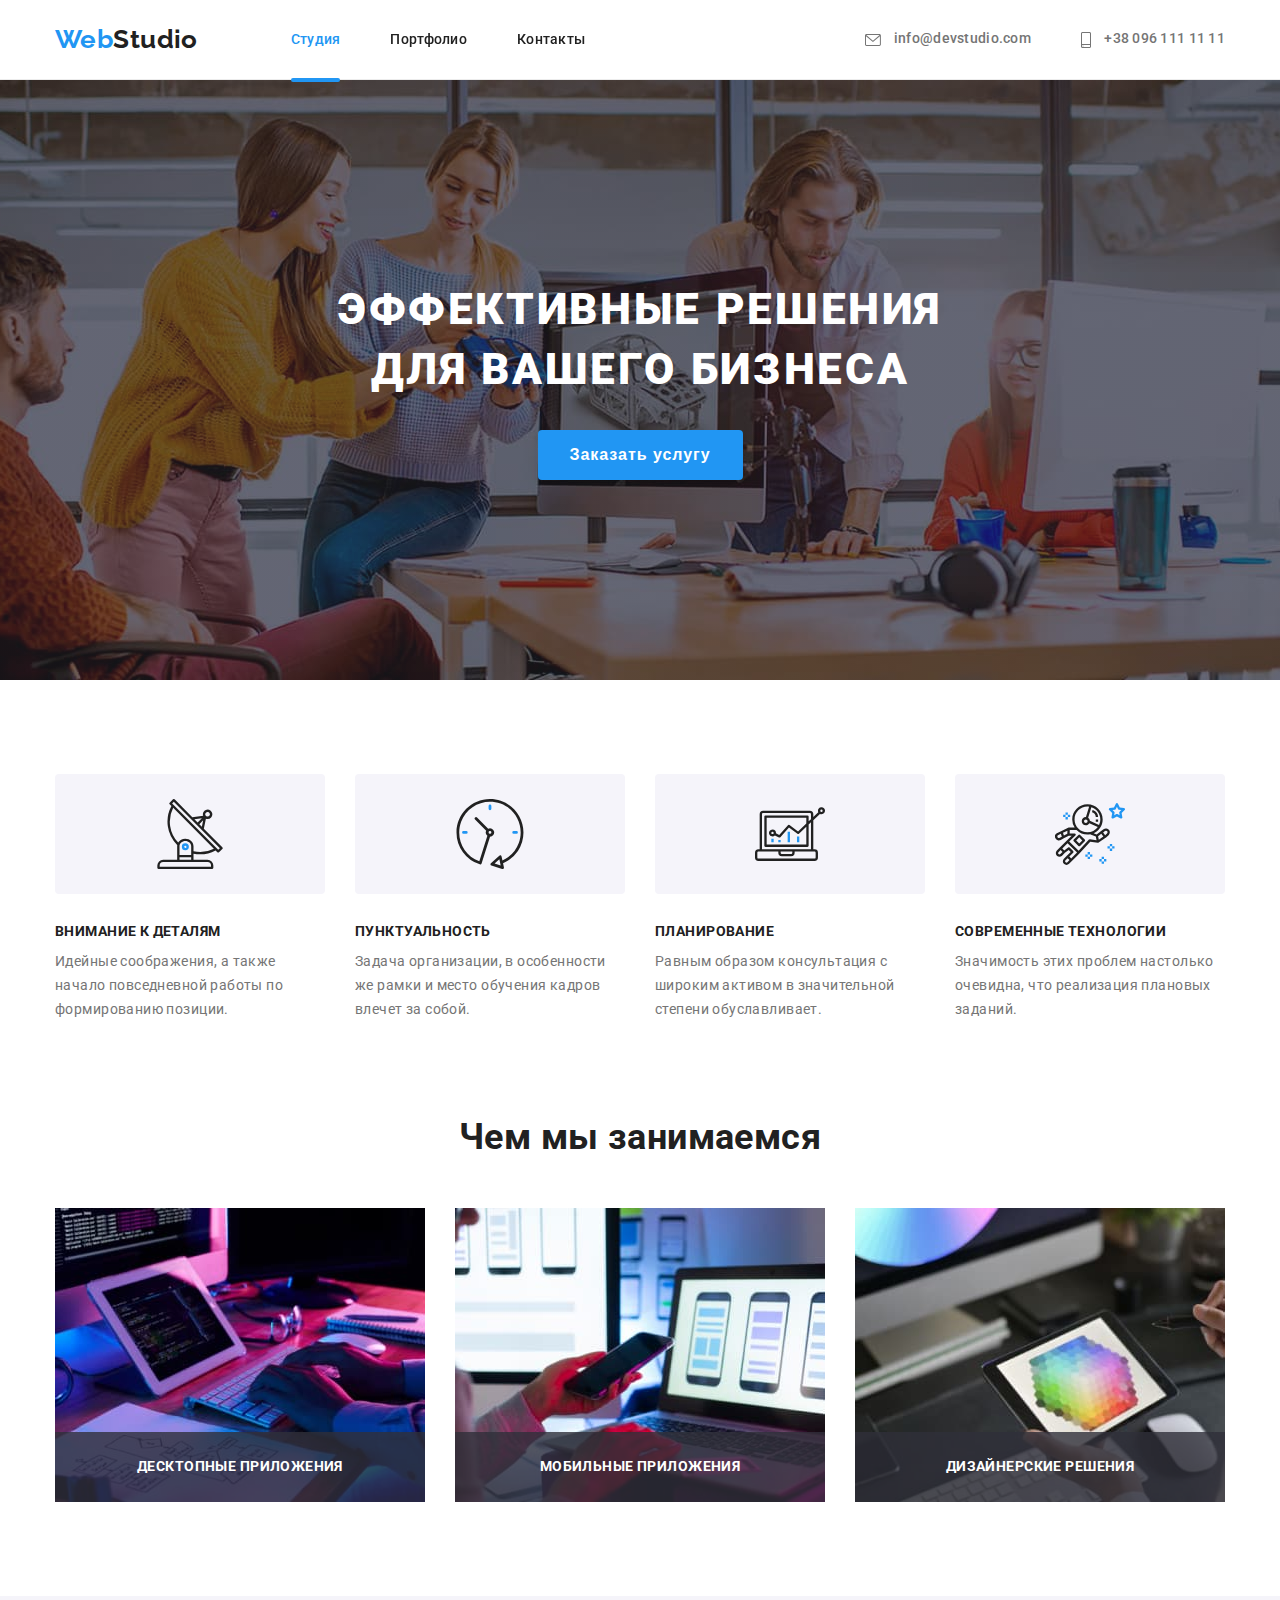
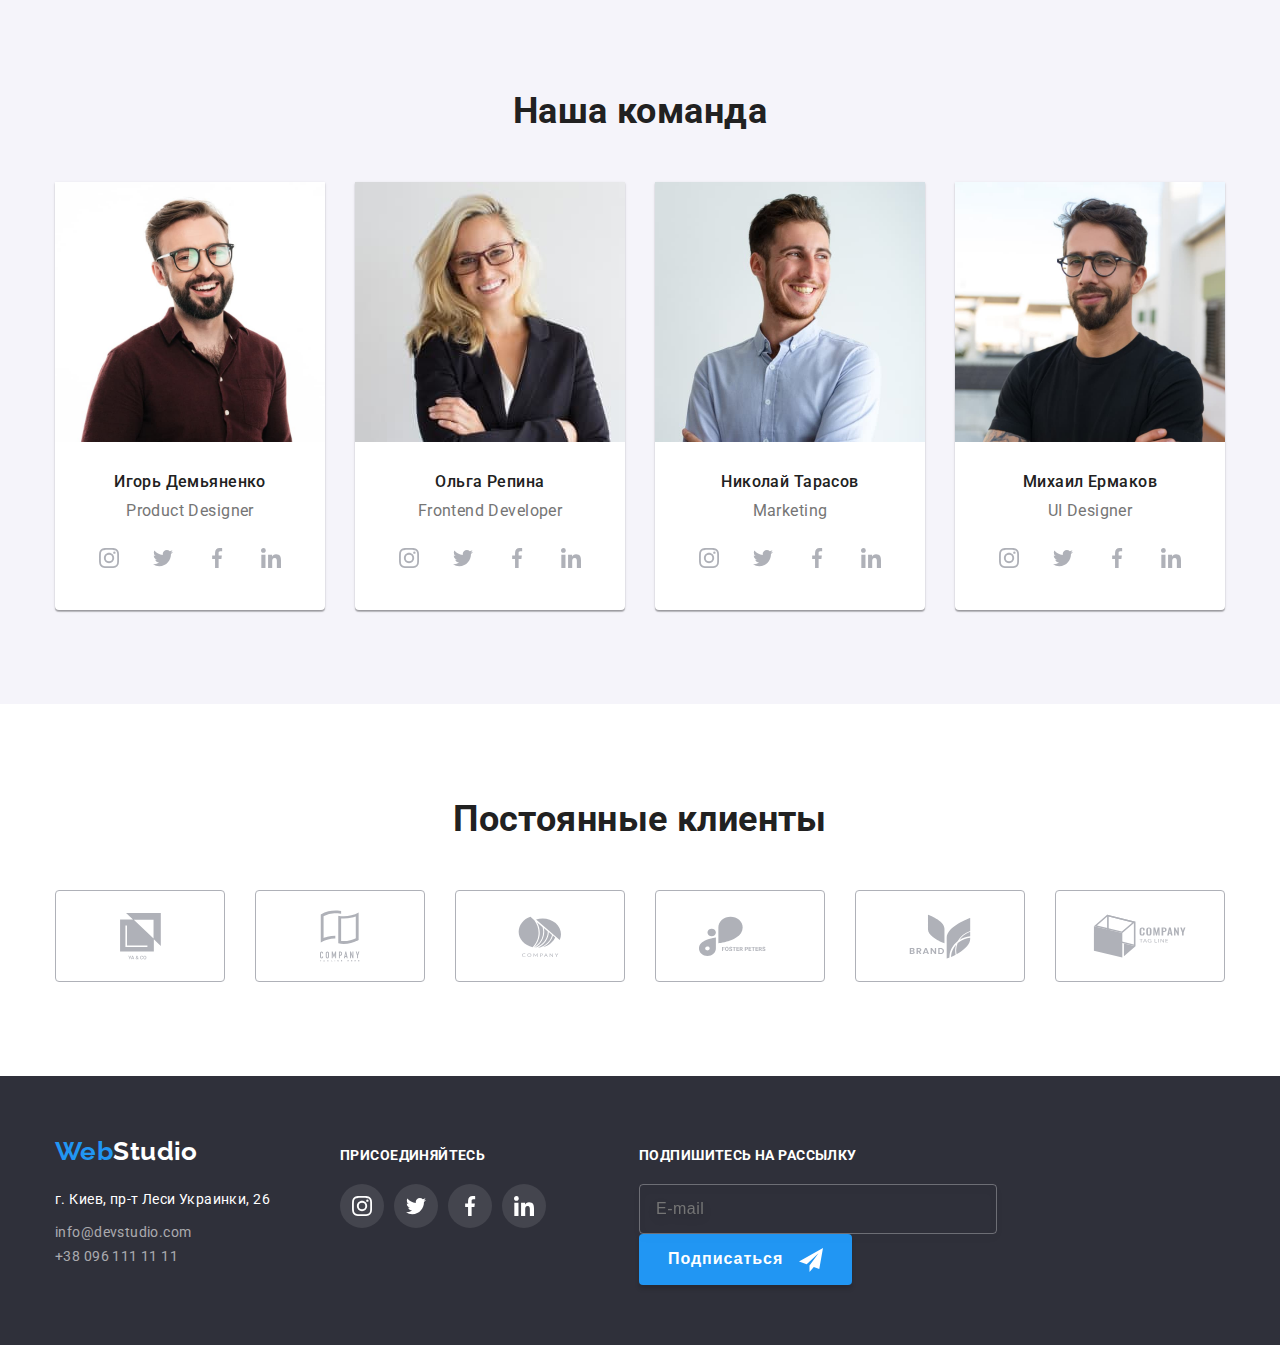
<file: index.html>
<!DOCTYPE html>
<html lang="ru">
  <head>
    <meta charset="UTF-8" />
    <meta http-equiv="X-UA-Compatible" content="IE=edge" />
    <meta name="viewport" content="width=device-width, initial-scale=1.0" />
    <title>Homework 7</title>
    <link rel="preconnect" href="https://fonts.gstatic.com" />
    <link
      href="https://fonts.googleapis.com/css2?family=Raleway:wght@700&family=Roboto:wght@400;500;700;900&display=swap"
      rel="stylesheet"
    />
    <link
      rel="stylesheet"
      href="https://cdnjs.cloudflare.com/ajax/libs/modern-normalize/1.0.0/modern-normalize.css"
      integrity="sha512-Zx6MlUMKSVJoQ+83OwhdILe8cSEsCzfqThJd7J/VA2UrK6Ctj85p+xzqfyuNXE5B1k25uUdmJ2OzItbBy9GHAQ=="
      crossorigin="anonymous"
    />
    <link rel="stylesheet" href="./css/main.min.css">
  </head>

  <body>
    <header class="header">
      <div class="container header__container">
        <nav class="header__nav">
          <a lang="en" href="./index.html" class="link logo">
            <span class="logo__web">Web</span>Studio
          </a>

          <ul class="site-nav list">
            <li class="site-nav__item"><a href="" class="link site-nav__link site-nav__link--current">Студия</a></li>
            <li class="site-nav__item">
              <a href="./portfolio.html" class="link site-nav__link">Портфолио</a>
            </li>
            <li class="site-nav__item"><a href="" class="link site-nav__link">Контакты</a></li>
          </ul>
        </nav>

        <ul class="address-nav header__address-nav list">
          <li class="address-nav__item">
            <a lang="en" href="mailto:info@devstudio.com" class="link address-nav__link">
              <svg class="icon address-nav__icon" width="16" height="12">
                <use href="./images/icons.svg#icon-envelope"></use>
              </svg>
              info@devstudio.com
            </a>
          </li>
          <li class="address-nav__item">
            <a href="tel:+380961111111" class="link address-nav__link">
              <svg class="icon address-nav__icon" width="10" height="16">
                <use href="./images/icons.svg#icon-smartphone"></use>
              </svg>
              +38 096 111 11 11</a
            >
          </li>
        </ul>
      </div>
    </header>

    <main>
      <section class="section hero">
        <div class="hero__overlay">
          <div class="container">
            <h1 class="hero__title">
              Эффективные решения <br />
              для вашего бизнеса
            </h1>
            <button type="button" class="btn accent__btn accent__btn--hovered" data-modal-open>
              Заказать услугу
            </button>
          </div>
        </div>
      </section>

      <section class="section advantages">
        <div class="container">
          <h2 class="section__title section__title--hidden">Наши преимущества</h2>
          <ul class="list advantages__list">
            <li class="advantages__item">
              <div class="advantages__icon-wrapper">
                <svg class="icon" width="70" height="70">
                  <use href="./images/icons.svg#icon-antenna"></use>
                </svg>
              </div>
              <h3 class="item-title advantages__item-title">Внимание к деталям</h3>
              <p class="item-content advantages__item-content">
                Идейные соображения, а также начало повседневной работы по
                формированию позиции.
              </p>
            </li>
            <li class="advantages__item">
              <div class="advantages__icon-wrapper">
                <svg class="icon" width="70" height="70">
                  <use href="./images/icons.svg#icon-clock"></use>
                </svg>
              </div>
              <h3 class="item-title advantages__item-title">Пунктуальность</h3>
              <p class="item-content advantages__item-content">
                Задача организации, в особенности же рамки и место обучения
                кадров влечет за собой.
              </p>
            </li>
            <li class="advantages__item">
              <div class="advantages__icon-wrapper">
                <svg class="icon" width="70" height="70">
                  <use href="./images/icons.svg#icon-diagram"></use>
                </svg>
              </div>
              <h3 class="item-title advantages__item-title">Планирование</h3>
              <p class="item-content advantages__item-content">
                Равным образом консультация с широким активом в значительной
                степени обуславливает.
              </p>
            </li>
            <li class="advantages__item">
              <div class="advantages__icon-wrapper">
                <svg class="icon" width="70" height="70">
                  <use href="./images/icons.svg#icon-astronaut"></use>
                </svg>
              </div>
              <h3 class="item-title advantages__item-title">Современные технологии</h3>
              <p class="item-content advantages__item-content">
                Значимость этих проблем настолько очевидна, что реализация
                плановых заданий.
              </p>
            </li>
          </ul>
        </div>
      </section>

      <section class="section competence">
        <div class="container">
          <h2 class="section__title">Чем мы занимаемся</h2>
          <ul class="list competence__list">
            <li class="competence__item">
              <img
                src="./images/image1.jpg"
                alt="Программист работающий за компьютером"
                width="370"
                height="294"
              />
              <div class="competence__box">
                <h3 class="item-title competence__item-title">Десктопные приложения</h3>
              </div>
            </li>
            <li class="competence__item">
              <img
                src="./images/image2.jpg"
                alt="Разработчик работающий над интерфейсом"
                width="370"
                height="294"
              />
              <div class="competence__box">
                <h3 class="item-title competence__item-title">Мобильные приложения</h3>
              </div>
            </li>
            <li class="competence__item">
              <img
                src="./images/image3.jpg"
                alt="Веб-дизайнер работающий с графическим планшетом"
                width="370"
                height="294"
              />
              <div class="competence__box">
                <h3 class="item-title competence__item-title">Дизайнерские решения</h3>
              </div>
            </li>
          </ul>
        </div>
      </section>

      <section class="section team">
        <div class="container">
          <h2 class="section__title">Наша команда</h2>
          <ul class="list team__list">
            <li class="team__item">
              <img
                class="team__item-image"
                src="./images/image4.jpg"
                alt="Игорь Демьяненко"
                width="270"
                height="260"
              />
              <div class="team__item-text-wrapper">
                <h3 class="item-title team__item-title">Игорь Демьяненко</h3>
                <p lang="en" class="team__item-content">Product Designer</p>


                <ul class="list socials">
                  <li class="socials__icon-item">
                    <a
                      href=""
                      class="socials__icon-wrapper link"
                      target="_blank"
                      rel="noopener noreferrer"
                      aria-label="Ссылка на Instagram"
                    >
                      <svg class="icon" width="20" height="20">
                        <use href="./images/icons.svg#icon-instagram"></use>
                      </svg>
                    </a>
                  </li>
                  <li class="socials__icon-item">
                    <a
                      href=""
                      class="socials__icon-wrapper link"
                      target="_blank"
                      rel="noopener noreferrer"
                      aria-label="Ссылка на Twitter"
                    >
                      <svg class="icon" width="20" height="20">
                        <use href="./images/icons.svg#icon-twitter"></use>
                      </svg>
                    </a>
                  </li>
                  <li class="socials__icon-item">
                    <a
                      href=""
                      class="socials__icon-wrapper link"
                      target="_blank"
                      rel="noopener noreferrer"
                      aria-label="Ссылка на Facebook"
                    >
                      <svg class="icon" width="20" height="20">
                        <use href="./images/icons.svg#icon-facebook"></use>
                      </svg>
                    </a>
                  </li>
                  <li class="socials__icon-item">
                    <a
                      href=""
                      class="socials__icon-wrapper link"
                      target="_blank"
                      rel="noopener noreferrer"
                      aria-label="Ссылка на LinkedIn"
                    >
                      <svg class="icon" width="20" height="20">
                        <use href="./images/icons.svg#icon-linkedin"></use>
                      </svg>
                    </a>
                  </li>
                </ul>
              </div>
            </li>
            <li class="team__item">
              <img
                class="team__item-image"
                src="./images/image5.jpg"
                alt="Ольга Репина"
                width="270"
                height="260"
              />
              <div class="team__item-text-wrapper">
                <h3 class="item-title team__item-title">Ольга Репина</h3>
                <p class="item-content team__item-content" lang="en">Frontend Developer</p>
                <ul class="list socials team__socials">
                  <li class="socials__icon-item">
                    <a
                      href=""
                      class="socials__icon-wrapper link"
                      target="_blank"
                      rel="noopener noreferrer"
                      aria-label="Ссылка на Instagram"
                    >
                      <svg class="icon" width="20" height="20">
                        <use href="./images/icons.svg#icon-instagram"></use>
                      </svg>
                    </a>
                  </li>
                  <li class="socials__icon-item">
                    <a
                      href=""
                      class="socials__icon-wrapper link"
                      target="_blank"
                      rel="noopener noreferrer"
                      aria-label="Ссылка на Twitter"
                    >
                      <svg class="icon" width="20" height="20">
                        <use href="./images/icons.svg#icon-twitter"></use>
                      </svg>
                    </a>
                  </li>
                  <li class="socials__icon-item">
                    <a
                      href=""
                      class="socials__icon-wrapper link"
                      target="_blank"
                      rel="noopener noreferrer"
                      aria-label="Ссылка на Facebook"
                    >
                      <svg class="icon" width="20" height="20">
                        <use href="./images/icons.svg#icon-facebook"></use>
                      </svg>
                    </a>
                  </li>
                  <li class="socials__icon-item">
                    <a
                      href=""
                      class="socials__icon-wrapper link"
                      target="_blank"
                      rel="noopener noreferrer"
                      aria-label="Ссылка на LinkedIn"
                    >
                      <svg class="icon" width="20" height="20">
                        <use href="./images/icons.svg#icon-linkedin"></use>
                      </svg>
                    </a>
                  </li>
                </ul>
              </div>
            </li>
            <li class="team__item">
              <img
                class="team__item-image"
                src="./images/image6.jpg"
                alt="Николай Тарасов"
                width="270"
                height="260"
              />
              <div class="team__item-text-wrapper">
                <h3 class="team__item-title item-title">Николай Тарасов</h3>
                <p class="team__item-content item-content" lang="en">Marketing</p>
                <ul class="list socials team__socials">
                  <li class="socials__icon-item">
                    <a
                      href=""
                      class="socials__icon-wrapper link"
                      target="_blank"
                      rel="noopener noreferrer"
                      aria-label="Ссылка на Instagram"
                    >
                      <svg class="icon" width="20" height="20">
                        <use href="./images/icons.svg#icon-instagram"></use>
                      </svg>
                    </a>
                  </li>
                  <li class="socials__icon-item">
                    <a
                      href=""
                      class="socials__icon-wrapper link"
                      target="_blank"
                      rel="noopener noreferrer"
                      aria-label="Ссылка на Twitter"
                    >
                      <svg class="icon" width="20" height="20">
                        <use href="./images/icons.svg#icon-twitter"></use>
                      </svg>
                    </a>
                  </li>
                  <li class="socials__icon-item">
                    <a
                      href=""
                      class="socials__icon-wrapper link"
                      target="_blank"
                      rel="noopener noreferrer"
                      aria-label="Ссылка на Facebook"
                    >
                      <svg class="icon" width="20" height="20">
                        <use href="./images/icons.svg#icon-facebook"></use>
                      </svg>
                    </a>
                  </li>
                  <li class="socials__icon-item">
                    <a
                      href=""
                      class="socials__icon-wrapper link"
                      target="_blank"
                      rel="noopener noreferrer"
                      aria-label="Ссылка на LinkedIn"
                    >
                      <svg class="icon" width="20" height="20">
                        <use href="./images/icons.svg#icon-linkedin"></use>
                      </svg>
                    </a>
                  </li>
                </ul>
              </div>
            </li>
            <li class="team__item">
              <img
                class="team__item-image"
                src="./images/image7.jpg"
                alt="Михаил Ермаков"
                width="270"
                height="260"
              />
              <div class="team__item-text-wrapper">
                <h3 class="item-title team__item-title">Михаил Ермаков</h3>
                <p class="item-content team__item-content" lang="en">UI Designer</p>
                <ul class="list socials team__socials">
                  <li class="socials__icon-item">
                    <a
                      href=""
                      class="socials__icon-wrapper link"
                      target="_blank"
                      rel="noopener noreferrer"
                      aria-label="Ссылка на Instagram"
                    >
                      <svg class="icon" width="20" height="20">
                        <use href="./images/icons.svg#icon-instagram"></use>
                      </svg>
                    </a>
                  </li>
                  <li class="socials__icon-item">
                    <a
                      href=""
                      class="socials__icon-wrapper link"
                      target="_blank"
                      rel="noopener noreferrer"
                      aria-label="Ссылка на Twitter"
                    >
                      <svg class="icon" width="20" height="20">
                        <use href="./images/icons.svg#icon-twitter"></use>
                      </svg>
                    </a>
                  </li>
                  <li class="socials__icon-item">
                    <a
                      href=""
                      class="socials__icon-wrapper link"
                      target="_blank"
                      rel="noopener noreferrer"
                      aria-label="Ссылка на Facebook"
                    >
                      <svg class="icon socials__icon" width="20" height="20">
                        <use href="./images/icons.svg#icon-facebook"></use>
                      </svg>
                    </a>
                  </li>
                  <li class="socials__icon-item">
                    <a
                      href=""
                      class="socials__icon-wrapper link"
                      target="_blank"
                      rel="noopener noreferrer"
                      aria-label="Ссылка на LinkedIn"
                    >
                      <svg class="icon" width="20" height="20">
                        <use href="./images/icons.svg#icon-linkedin"></use>
                      </svg>
                    </a>
                  </li>
                </ul>
              </div>
            </li>
          </ul>
        </div>
      </section>

      <section class="section clients">
        <div class="container">
          <h2 class="section__title">Постоянные клиенты</h2>
          <ul class="clients__list list">
            <li class="clients__item">
              <a
                href="#"
                class="clients__icon-wrapper link"
                target="_blank"
                rel="noopener noreferrer"
                aria-label="Ссылка на клиента №1"
              >
                <svg class="icon" width="41" height="46.7">
                  <use href="./images/icons.svg#icon-client1"></use>
                </svg>
              </a>
            </li>
            <li class="clients__item">
              <a
                href="#"
                class="clients__icon-wrapper link"
                target="_blank"
                rel="noopener noreferrer"
                aria-label="Ссылка на клиента №2"
              >
                <svg class="icon" width="40" height="52">
                  <use href="./images/icons.svg#icon-client2"></use>
                </svg>
              </a>
            </li>
            <li class="clients__item">
              <a
                href="#"
                class="clients__icon-wrapper link"
                target="_blank"
                rel="noopener noreferrer"
                aria-label="Ссылка на клиента №3"
              >
                <svg class="icon" width="43.46" height="41.18">
                  <use href="./images/icons.svg#icon-client3"></use>
                </svg>
              </a>
            </li>
            <li class="clients__item">
              <a
                href="#"
                class="clients__icon-wrapper link"
                target="_blank"
                rel="noopener noreferrer"
                aria-label="Ссылка на клиента №4"
              >
                <svg class="icon" width="84.44" height="40.62">
                  <use href="./images/icons.svg#icon-client4"></use>
                </svg>
              </a>
            </li>
            <li class="clients__item">
              <a
                href="#"
                class="clients__icon-wrapper link"
                target="_blank"
                rel="noopener noreferrer"
                aria-label="Ссылка на клиента №5"
              >
                <svg class="icon" width="62.54" height="45.43">
                  <use href="./images/icons.svg#icon-client5"></use>
                </svg>
              </a>
            </li>
            <li class="clients__item">
              <a
                href="#"
                class="clients__icon-wrapper link"
                target="_blank"
                rel="noopener noreferrer"
                aria-label="Ссылка на клиента №6"
              >
                <svg class="icon" width="93.79" height="43.93">
                  <use href="./images/icons.svg#icon-client6"></use>
                </svg>
              </a>
            </li>
          </ul>
        </div>
      </section>
    </main>

    <footer class="footer">
      <div class="container footer__container">
        <div class="footer__first-wrapper">
          <a lang="en" href="./index.html" class="link logo logo--inverse"
            ><span class="logo__web logo__web--inverse">Web</span>Studio</a
          >

          <address class="address-nav footer__address-nav list">
            <p class="address-nav__map-addr">г. Киев, пр-т Леси Украинки, 26</p>
            <a lang="en" href="mailto:info@devstudio.com" class="link address-nav__link address-nav__link--positioned"
              >info@devstudio.com</a
            >
            <a href="tel:+380961111111" class="link address-nav__link">+38 096 111 11 11</a>
          </address>
        </div>

        <div class="footer__second-wrapper">
          <h3 class="footer__item-title">присоединяйтесь</h3>

          <ul class="socials socials--bgdark list">
            <li class="socials__icon-item socials__icon-item--bgdark">
              <a
                href=""
                class="link socials__icon-wrapper socials__icon-wrapper--bgdark"
                target="_blank"
                rel="noopener noreferrer"
                aria-label="Ссылка на Instagram"
              >
                <svg class="icon" width="20" height="20">
                  <use href="./images/icons.svg#icon-instagram"></use>
                </svg>
              </a>
            </li>
            <li class="socials__icon-item socials__icon-item--bgdark">
              <a
                href=""
                class="link socials__icon-wrapper socials__icon-wrapper--bgdark"
                target="_blank"
                rel="noopener noreferrer"
                aria-label="Ссылка на Twitter"
              >
                <svg class="icon" width="20" height="20">
                  <use href="./images/icons.svg#icon-twitter"></use>
                </svg>
              </a>
            </li>
            <li class="socials__icon-item socials__icon-item--bgdark">
              <a
                href=""
                class="link socials__icon-wrapper socials__icon-wrapper--bgdark"
                target="_blank"
                rel="noopener noreferrer"
                aria-label="Ссылка на Facebook"
              >
                <svg class="icon" width="20" height="20">
                  <use href="./images/icons.svg#icon-facebook"></use>
                </svg>
              </a>
            </li>
            <li class="socials__icon-item socials__icon-item--bgdark">
              <a
                href=""
                class="link socials__icon-wrapper socials__icon-wrapper--bgdark"
                target="_blank"
                rel="noopener noreferrer"
                aria-label="Ссылка на LinkedIn"
              >
                <svg class="icon" width="20" height="20">
                  <use href="./images/icons.svg#icon-linkedin"></use>
                </svg>
              </a>
            </li>
          </ul>
        </div>

        <form class="sub-form">
          <label class="sub-form__label" for="mail">Подпишитесь на рассылку</label>
          <div class="sub-form__field">
            <input class="sub-form__input" type="email" name="mail" id="mail" placeholder="E-mail" />
            <button class="btn accent__btn accent__btn--shorter accent__btn--hovered" type="submit">
              Подписаться
              <svg class="icon sub-form__icon" width="24" height="24">
                <use href="./images/icons.svg#icon-plane"></use>
              </svg>
            </button>
          </div>
        </form>
      </div>
    </footer>

    <div class="backdrop backdrop--hidden" data-modal>
      <div class="modal">
        <h3 class="modal__title">Оставьте свои данные, мы вам перезвоним</h3>
        <button type="button" class="btn-close" data-modal-close>
          <svg class="icon" width="11" height="11">
            <use href="./images/icons.svg#icon-close"></use>
          </svg>
        </button>

        <form class="modal__form" autocomplete="off">
          <div class="modal__field">
            <label for="name" class="modal__lable">Имя</label>
            <input
              class="modal__input"
              type="text"
              name="name"
              id="name"
              required
              autofocus
            />
            <svg class="icon" width="18" height="18">
              <use href="./images/icons.svg#icon-person-black"></use>
            </svg>
          </div>

          <div class="modal__field">
            <label for="tel" class="moda__lable">Телефон</label>
            <input class="modal__input" type="tel" name="tel" id="tel" required />
            <svg class="icon" width="18" height="18">
              <use href="./images/icons.svg#icon-phone-black"></use>
            </svg>
          </div>

          <div class="modal__field">
            <label for="mail" class="modal__lable">Почта</label>
            <input
              class="modal__input"
              type="email"
              name="mail"
              id="mail"
              required
            />
            <svg class="icon" width="18" height="18">
              <use href="./images/icons.svg#icon-envelope-black"></use>
            </svg>
          </div>

          <div class="modal__field">
            <label for="comment" class="modal__lable">Комментарий</label>
            <textarea
              class="modal__textarea"
              name="comment"
              placeholder="Введите текст"
              id="comment"
            ></textarea>
          </div>

          <div class="modal__wrapper">

            <input
              class="modal__checkbox"
              type="checkbox"
              name="policy"
              id="policy"
            />

            <div class="modal__field modal__field--checkbox">
              <label for="policy" class="modal__lable modal__lable--checkbox">
              
                <div class="modal__first-iconbox-wrapper">
                  <svg class="box-checked" width="16" height="15">
                    <use href="./images/icons.svg#icon-box-checked"></use>
                  </svg>
                </div>

                <div class="modal__second-iconbox-wrapper">
                  <svg class="box" width="16" height="15">
                    <use href="./images/icons.svg#icon-box"></use>
                  </svg>
                </div> 
                Соглашаюсь с рассылкой и принимаю
              </label>
              <a href="" class="link modal__link"> Условия договора</a>
            </div>

            <button class="btn accent__btn accent__btn--longer accent__btn--disabled" type="submit">Отправить</button>
          </div>
        </form>
      </div>
    </div>

    <script src="./js/modal.js" type="module"></script>
    <script src="./js/headerFixed.js" type="module"></script>
  </body>
</html>
</file>
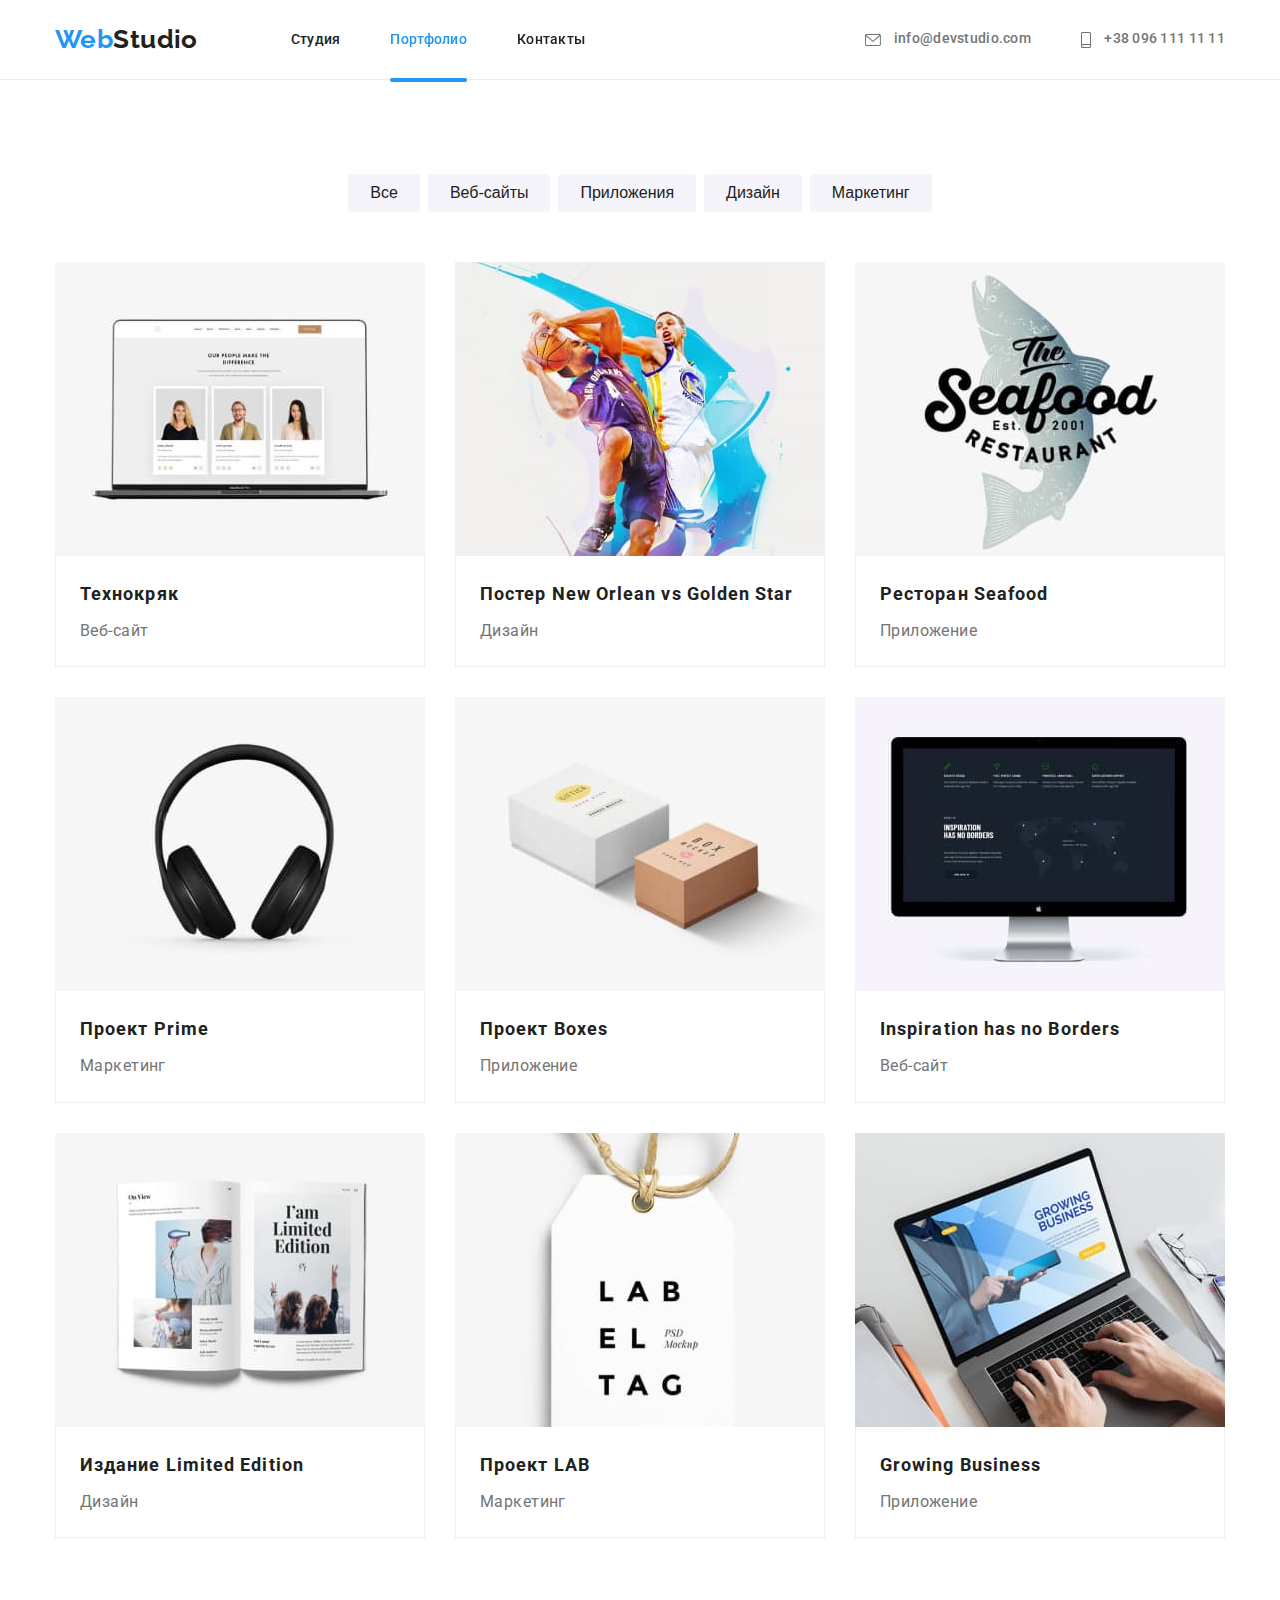
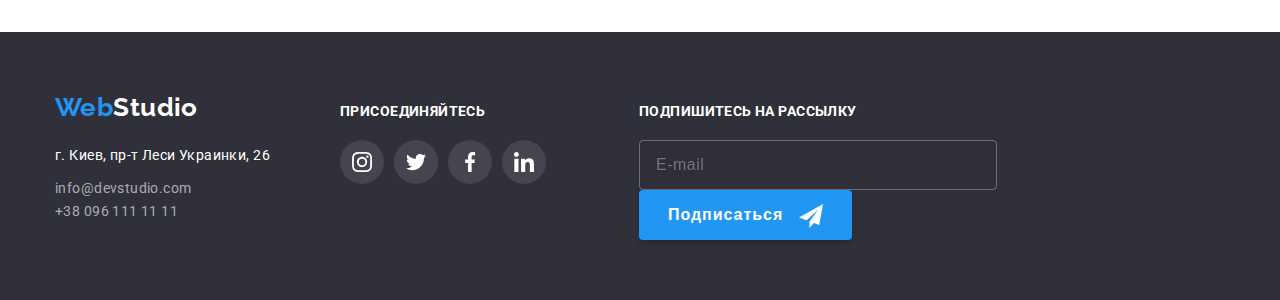
<file: portfolio.html>
<!DOCTYPE html>
<html lang="ru">
  <head>
    <meta charset="UTF-8" />
    <meta http-equiv="X-UA-Compatible" content="IE=edge" />
    <meta name="viewport" content="width=device-width, initial-scale=1.0" />
    <title>Homework 7</title>
    <link rel="preconnect" href="https://fonts.gstatic.com" />
    <link
      href="https://fonts.googleapis.com/css2?family=Raleway:wght@700&family=Roboto:wght@400;500;700;900&display=swap"
      rel="stylesheet"
    />
    <link
      rel="stylesheet"
      href="https://cdnjs.cloudflare.com/ajax/libs/modern-normalize/1.0.0/modern-normalize.css"
      integrity="sha512-Zx6MlUMKSVJoQ+83OwhdILe8cSEsCzfqThJd7J/VA2UrK6Ctj85p+xzqfyuNXE5B1k25uUdmJ2OzItbBy9GHAQ=="
      crossorigin="anonymous"
    />
    <link rel="stylesheet" href="./css/main.min.css" />
  </head>
  <body>
    <header class="header">
      <div class="container header__container">
        <nav class="header__nav">
          <a lang="en" href="./index.html" class="logo link">
            <span class="logo__web">Web</span>Studio
          </a>

          <ul class="site-nav header__site-nav list">
            <li class="site-nav__item"><a href="./index.html" class="link site-nav__link">Студия</a></li>
            <li class="site-nav__item">
              <a href="" class="link site-nav__link site-nav__link--current">Портфолио</a>
            </li>
            <li class="site-nav__item"><a href="" class="link site-nav__link">Контакты</a></li>
          </ul>
        </nav>

        <ul class="address-nav header__address-nav list">
          <li class="address-nav__item">
            <a lang="en" href="mailto:info@devstudio.com" class="link address-nav__link">
              <svg class="icon address-nav__icon" width="16" height="12">
                <use href="./images/icons.svg#icon-envelope"></use>
              </svg>
              info@devstudio.com
            </a>
          </li>
          <li class="address-nav__item">
            <a href="tel:+380961111111" class="link address-nav__link">
              <svg class="icon address-nav__icon" width="10" height="16">
                <use href="./images/icons.svg#icon-smartphone"></use>
              </svg>
              +38 096 111 11 11</a
            >
          </li>
        </ul>
      </div>
    </header>

    <main>
      <section class="section filter">
        <div class="container">
          <h2 class="section__title section__title--hidden">Наши работы</h2>
          <ul class="tab-nav list">
            <li class="tab-nav__item">
              <button type="button" class="btn tab-nav__btn">Все</button>
            </li>
            <li class="tab-nav__item">
              <button type="button" class="btn tab-nav__btn">Веб-сайты</button>
            </li>
            <li class="tab-nav__item">
              <button type="button" class="btn tab-nav__btn">Приложения</button>
            </li>
            <li class="tab-nav__item">
              <button type="button" class="btn tab-nav__btn">Дизайн</button>
            </li>
            <li class="tab-nav__item">
              <button type="button" class="btn tab-nav__btn">Маркетинг</button>
            </li>
          </ul>

          <ul class="list page-nav">
            <li class="page-nav__item">
              <div class="page-nav__image-thumb"> 
              <a href="" class="link">
                <img
                  src="./images/image8.jpg"
                  alt="Открытый ноутбук"
                  width="370"
                  height="294"
                />
                <div class="page-nav__image-overlay">
                  <p class="page-nav__overlay-content">Технокряк это современная площадка распространения коронавируса. Компании используют эту платформу для цифрового шпионажа и атак на защищённые сервера конкурентов.</p>
                </div>
              </div>
                <div class="page-nav__half-border">
                  <h3 class="page-nav__item-title">Технокряк</h3>
                  <p class="page-nav__item-content">Веб-сайт</p>
                </div>
              </a>
            </li>
            <li class="page-nav__item">
              <div class="page-nav__image-thumb"> 
              <a href="" class="link">
                <img
                  src="./images/image9.jpg"
                  alt="Постер команд"
                  width="370"
                  height="294"
                />
                <div class="page-nav__image-overlay">
                  <p class="page-nav__overlay-content">Технокряк это современная площадка распространения коронавируса. Компании используют эту платформу для цифрового шпионажа и атак на защищённые сервера конкурентов.</p>
                </div>
              </div>
                <div class="page-nav__half-border">
                  <h3 class="page-nav__item-title">Постер New Orlean vs Golden Star</h3>
                  <p class="page-nav__item-content">Дизайн</p>
                </div>
              </a>
            </li>
            <li class="page-nav__item">
              <div class="page-nav__image-thumb"> 
              <a href="" class="link">
                <img
                  src="./images/image10.jpg"
                  alt="Логотип ресторана"
                  width="370"
                  height="294"
                />
                <div class="page-nav__image-overlay">
                  <p class="page-nav__overlay-content">Технокряк это современная площадка распространения коронавируса. Компании используют эту платформу для цифрового шпионажа и атак на защищённые сервера конкурентов.</p>
                </div>
              </div>
                <div class="page-nav__half-border">
                  <h3 class="page-nav__item-title">Ресторан Seafood</h3>
                  <p class="page-nav__item-content">Приложение</p>
                </div>
              </a>
            </li>
            <li class="page-nav__item">
              <div class="page-nav__image-thumb"> 
              <a href="" class="link">
                <img
                  src="./images/image11.jpg"
                  alt="Наушники"
                  width="370"
                  height="294"
                />
                <div class="page-nav__image-overlay">
                  <p class="page-nav__overlay-content">Технокряк это современная площадка распространения коронавируса. Компании используют эту платформу для цифрового шпионажа и атак на защищённые сервера конкурентов.</p>
                </div>
              </div>
                <div class="page-nav__half-border">
                  <h3 class="page-nav__item-title">Проект Prime</h3>
                  <p class="page-nav__item-content">Маркетинг</p>
                </div>
              </a>
            </li>
            <li class="page-nav__item">
              <div class="page-nav__image-thumb"> 
              <a href="" class="link">
                <img
                  src="./images/image12.jpg"
                  alt="Коробки"
                  width="370"
                  height="294"
                />
                <div class="page-nav__image-overlay">
                  <p class="page-nav__overlay-content">Технокряк это современная площадка распространения коронавируса. Компании используют эту платформу для цифрового шпионажа и атак на защищённые сервера конкурентов.</p>
                </div>
              </div>
                <div class="page-nav__half-border">
                  <h3 class="page-nav__item-title">Проект Boxes</h3>
                  <p class="page-nav__item-content">Приложение</p>
                </div>
              </a>
            </li>
            <li class="page-nav__item">
              <div class="page-nav__image-thumb"> 
              <a href="" class="link">
                <img
                  src="./images/image13.jpg"
                  alt="Компьютер"
                  width="370"
                  height="294"
                />
                <div class="page-nav__image-overlay">
                  <p class="page-nav__overlay-content">Технокряк это современная площадка распространения коронавируса. Компании используют эту платформу для цифрового шпионажа и атак на защищённые сервера конкурентов.</p>
                </div>
              </div>
                <div class="page-nav__half-border">
                  <h3 class="page-nav__item-title">Inspiration has no Borders</h3>
                  <p class="page-nav__item-content">Веб-сайт</p>
                </div>
              </a>
            </li>
            <li class="page-nav__item">
              <div class="page-nav__image-thumb"> 
              <a href="" class="link">
                <img
                  src="./images/image14.jpg"
                  alt="Книга"
                  width="370"
                  height="294"
                />
                <div class="page-nav__image-overlay">
                  <p class="page-nav__overlay-content">Технокряк это современная площадка распространения коронавируса. Компании используют эту платформу для цифрового шпионажа и атак на защищённые сервера конкурентов.</p>
                </div>
              </div>
                <div class="page-nav__half-border">
                  <h3 class="page-nav__item-title">Издание Limited Edition</h3>
                  <p class="page-nav__item-content">Дизайн</p>
                </div>
              </a>
            </li>
            <li class="page-nav__item">
              <div class="page-nav__image-thumb"> 
              <a href="" class="link">
                <img
                  src="./images/image15.jpg"
                  alt="Бирка"
                  width="370"
                  height="294"
                />
                <div class="page-nav__image-overlay">
                  <p class="page-nav__overlay-content">Технокряк это современная площадка распространения коронавируса. Компании используют эту платформу для цифрового шпионажа и атак на защищённые сервера конкурентов.</p>
                </div>
              </div>
                <div class="page-nav__half-border">
                  <h3 class="page-nav__item-title">Проект LAB</h3>
                  <p class="page-nav__item-content">Маркетинг</p>
                </div>
              </a>
            </li>
            <li class="page-nav__item">
              <div class="page-nav__image-thumb"> 
              <a href="" class="link">
                <img
                  src="./images/image16.jpg"
                  alt="Ноутбук"
                  width="370"
                  height="294"
                />
                <div class="page-nav__image-overlay">
                  <p class="page-nav__overlay-content">Технокряк это современная площадка распространения коронавируса. Компании используют эту платформу для цифрового шпионажа и атак на защищённые сервера конкурентов.</p>
                </div>
              </div>
                <div class="page-nav__half-border">
                  <h3 class="page-nav__item-title">Growing Business</h3>
                  <p class="page-nav__item-content">Приложение</p>
                </div>
              </a>
            </li>
          </ul>
        </div>
      </section>
    </main>

    <footer class="footer">
      <div class="container footer__container">
        <div class="footer__first-wrapper">
          <a lang="en" href="./index.html" class="link logo logo--inverse"
            ><span class="logo__web logo__web--inverse">Web</span>Studio</a
          >

          <address class="address-nav footer__address-nav list">
            <p class="address-nav__map-addr">г. Киев, пр-т Леси Украинки, 26</p>
            <a lang="en" href="mailto:info@devstudio.com" class="link address-nav__link address-nav__link--positioned"
              >info@devstudio.com</a
            >
            <a href="tel:+380961111111" class="link address-nav__link">+38 096 111 11 11</a>
          </address>
        </div>

        <div class="footer__second-wrapper">
          <h3 class="footer__item-title">присоединяйтесь</h3>

          <ul class="socials socials--bgdark list">
            <li class="socials__icon-item socials__icon-item--bgdark">
              <a
                href=""
                class="link socials__icon-wrapper socials__icon-wrapper--bgdark"
                target="_blank"
                rel="noopener noreferrer"
                aria-label="Ссылка на Instagram"
              >
                <svg class="icon" width="20" height="20">
                  <use href="./images/icons.svg#icon-instagram"></use>
                </svg>
              </a>
            </li>
            <li class="socials__icon-item socials__icon-item--bgdark">
              <a
                href=""
                class="link socials__icon-wrapper socials__icon-wrapper--bgdark"
                target="_blank"
                rel="noopener noreferrer"
                aria-label="Ссылка на Twitter"
              >
                <svg class="icon" width="20" height="20">
                  <use href="./images/icons.svg#icon-twitter"></use>
                </svg>
              </a>
            </li>
            <li class="socials__icon-item socials__icon-item--bgdark">
              <a
                href=""
                class="link socials__icon-wrapper socials__icon-wrapper--bgdark"
                target="_blank"
                rel="noopener noreferrer"
                aria-label="Ссылка на Facebook"
              >
                <svg class="icon" width="20" height="20">
                  <use href="./images/icons.svg#icon-facebook"></use>
                </svg>
              </a>
            </li>
            <li class="socials__icon-item socials__icon-item--bgdark">
              <a
                href=""
                class="link socials__icon-wrapper socials__icon-wrapper--bgdark"
                target="_blank"
                rel="noopener noreferrer"
                aria-label="Ссылка на LinkedIn"
              >
                <svg class="icon" width="20" height="20">
                  <use href="./images/icons.svg#icon-linkedin"></use>
                </svg>
              </a>
            </li>
          </ul>
        </div>

        <form class="sub-form">
          <label class="sub-form__label" for="mail">Подпишитесь на рассылку</label>
          <div class="sub-form__field">
            <input class="sub-form__input" type="email" name="mail" id="mail" placeholder="E-mail" />
            <button class="btn accent__btn accent__btn--shorter accent__btn--hovered" type="submit">
              Подписаться
              <svg class="icon sub-form__icon" width="24" height="24">
                <use href="./images/icons.svg#icon-plane"></use>
              </svg>
            </button>
          </div>
        </form>
      </div>
    </footer>

    <script src="./js/headerFixed.js" type="module"></script>
  </body>
</html>
</file>
<file: css/main.min.css>
html{-webkit-box-sizing:border-box;box-sizing:border-box}*,*::before,*::after{-webkit-box-sizing:inherit;box-sizing:inherit}body{color:#757575;background-color:#fff;font-family:"Roboto",sans-serif;font-weight:400;font-size:14px;line-height:1.7;letter-spacing:0.03em;margin:0}h1,h2,h3,p{margin-top:0;margin-bottom:0}img{display:block;max-width:100%;height:auto}.container{width:1200px;padding-right:15px;padding-left:15px;margin-right:auto;margin-left:auto}.link{color:inherit;text-decoration:none}.link:hover,.link:focus{color:#2196f3}.list{list-style:none;margin:0;padding:0}.icon{fill:currentColor;vertical-align:middle}.section{padding-top:94px;padding-bottom:94px}.section__title{color:#212121;font-weight:700;font-size:36px;line-height:1.17;text-align:center}.section__title--hidden{position:absolute !important;clip:rect(1px, 1px, 1px, 1px);padding:0 !important;border:0 !important;height:1px !important;width:1px !important;overflow:hidden}.item-title{color:#212121}.item-content{color:#757575}.logo{color:#212121;font-family:"Raleway",sans-serif;font-weight:700;font-size:26px;line-height:1.2;margin-right:93px;-webkit-transition:color 250ms cubic-bezier(0.4, 0, 0.2, 1);transition:color 250ms cubic-bezier(0.4, 0, 0.2, 1)}.logo:hover,.logo:focus{color:#2196f3}.logo__web{color:#2196f3;-webkit-transition:color 250ms cubic-bezier(0.4, 0, 0.2, 1);transition:color 250ms cubic-bezier(0.4, 0, 0.2, 1)}.logo__web--inverse{-webkit-transition:color 250ms cubic-bezier(0.4, 0, 0.2, 1);transition:color 250ms cubic-bezier(0.4, 0, 0.2, 1)}.logo:hover .logo__web,.logo:focus .logo__web{color:#212121}.logo--inverse{color:#fff;margin-right:0;-webkit-transition:color 250ms cubic-bezier(0.4, 0, 0.2, 1);transition:color 250ms cubic-bezier(0.4, 0, 0.2, 1)}.logo--inverse:hover,.logo--inverse:focus{color:#2196f3}.logo--inverse:hover .logo__web--inverse,.logo--inverse:focus .logo__web--inverse{color:#fff}.accent__btn,.tab-nav__btn{cursor:pointer;border-radius:4px;border:none;outline:none}.accent__btn{color:#fff;background-color:#2196f3;font-weight:700;font-size:16px;line-height:1.9;letter-spacing:0.06em;padding:10px 32px;margin-top:30px;-webkit-box-shadow:0px 4px 4px rgba(0,0,0,0.15);box-shadow:0px 4px 4px rgba(0,0,0,0.15);-webkit-transition:color 250ms cubic-bezier(0.4, 0, 0.2, 1),background-color 250ms cubic-bezier(0.4, 0, 0.2, 1);transition:color 250ms cubic-bezier(0.4, 0, 0.2, 1),background-color 250ms cubic-bezier(0.4, 0, 0.2, 1)}.accent__btn--shorter{margin-top:0;padding:10px 29px}.accent__btn--longer{padding:10px 55px}.accent__btn--hovered:hover,.accent__btn--hovered:focus{color:#212121;background-color:#f5f4fa}.tab-nav__btn{color:#212121;background-color:#f5f4fa;font-weight:500;font-size:16px;line-height:1.6;text-align:center;padding:6px 22px;-webkit-transition:color 250ms cubic-bezier(0.4, 0, 0.2, 1),background-color 250ms cubic-bezier(0.4, 0, 0.2, 1),-webkit-box-shadow 250ms cubic-bezier(0.4, 0, 0.2, 1);transition:color 250ms cubic-bezier(0.4, 0, 0.2, 1),background-color 250ms cubic-bezier(0.4, 0, 0.2, 1),-webkit-box-shadow 250ms cubic-bezier(0.4, 0, 0.2, 1);transition:color 250ms cubic-bezier(0.4, 0, 0.2, 1),background-color 250ms cubic-bezier(0.4, 0, 0.2, 1),box-shadow 250ms cubic-bezier(0.4, 0, 0.2, 1);transition:color 250ms cubic-bezier(0.4, 0, 0.2, 1),background-color 250ms cubic-bezier(0.4, 0, 0.2, 1),box-shadow 250ms cubic-bezier(0.4, 0, 0.2, 1),-webkit-box-shadow 250ms cubic-bezier(0.4, 0, 0.2, 1)}.tab-nav__btn:hover,.tab-nav__btn:focus{color:#fff;background-color:#2196f3;-webkit-box-shadow:0px 4px 4px rgba(0,0,0,0.15);box-shadow:0px 4px 4px rgba(0,0,0,0.15)}.btn-close{position:absolute;right:8px;top:8px;display:-webkit-box;display:-ms-flexbox;display:flex;-webkit-box-pack:center;-ms-flex-pack:center;justify-content:center;-webkit-box-align:center;-ms-flex-align:center;align-items:center;width:30px;height:30px;border-radius:50%;color:#000000;background-color:#fff;border:1px solid rgba(0,0,0,0.1);-webkit-transition:color 250ms cubic-bezier(0.4, 0, 0.2, 1);transition:color 250ms cubic-bezier(0.4, 0, 0.2, 1)}.btn-close:hover,.btn-close:focus{color:#2196f3}.socials{display:-webkit-box;display:-ms-flexbox;display:flex;-webkit-box-pack:center;-ms-flex-pack:center;justify-content:center;-webkit-box-align:center;-ms-flex-align:center;align-items:center;margin-top:16px}.socials--bgdark{display:-webkit-box;display:-ms-flexbox;display:flex;margin-top:20px}.socials__icon-item:not(:first-child){margin-left:10px}.socials__icon-item--bgdark:not(:first-child){margin-left:10px}.socials__icon-wrapper,.socials__icon-wrapper--bgdark{display:-webkit-box;display:-ms-flexbox;display:flex;-webkit-box-pack:center;-ms-flex-pack:center;justify-content:center;-webkit-box-align:center;-ms-flex-align:center;align-items:center;width:44px;height:44px;border-radius:50%}.socials__icon-wrapper{background-color:#fff;color:#afb1b8;-webkit-transition:color 250ms cubic-bezier(0.4, 0, 0.2, 1),background-color 250ms cubic-bezier(0.4, 0, 0.2, 1);transition:color 250ms cubic-bezier(0.4, 0, 0.2, 1),background-color 250ms cubic-bezier(0.4, 0, 0.2, 1)}.socials__icon-wrapper:hover,.socials__icon-wrapper:focus{background-color:#2196f3;color:#fff}.socials__icon-wrapper--bgdark{background-color:rgba(255,255,255,0.1);color:#fff;-webkit-transition:color 250ms cubic-bezier(0.4, 0, 0.2, 1),background-color 250ms cubic-bezier(0.4, 0, 0.2, 1);transition:color 250ms cubic-bezier(0.4, 0, 0.2, 1),background-color 250ms cubic-bezier(0.4, 0, 0.2, 1)}.socials__icon-wrapper--bgdark:hover,.socials__icon-wrapper--bgdark:focus{background-color:#2196f3;color:#fff}.header__address-nav{font-weight:500;font-size:14px;line-height:1.14;letter-spacing:0.02em;display:-webkit-box;display:-ms-flexbox;display:flex;margin-left:auto}.header .address-nav__item:not(:first-child){margin-left:50px}.footer__address-nav{color:rgba(255,255,255,0.6);font-style:normal;display:-webkit-box;display:-ms-flexbox;display:flex;-webkit-box-orient:vertical;-webkit-box-direction:normal;-ms-flex-direction:column;flex-direction:column;-webkit-box-align:start;-ms-flex-align:start;align-items:flex-start;margin-top:20px}.address-nav__icon{margin-right:10px}.address-nav__link{-webkit-transition:color 250ms cubic-bezier(0.4, 0, 0.2, 1);transition:color 250ms cubic-bezier(0.4, 0, 0.2, 1)}.address-nav__link:hover,.address-nav__link:focus{color:#2196f3}.address-nav__link--positioned{margin-top:9px}.address-nav__map-addr{color:#fff}.site-nav{display:-webkit-box;display:-ms-flexbox;display:flex}.site-nav__item{position:relative}.site-nav__item:not(:first-child){margin-left:50px}.site-nav__link{color:#212121;font-weight:500;line-height:1.14;letter-spacing:0.02em;-webkit-transition:color 250ms cubic-bezier(0.4, 0, 0.2, 1);transition:color 250ms cubic-bezier(0.4, 0, 0.2, 1)}.site-nav__link:hover,.site-nav__link:focus{color:#2196f3}.site-nav__link--current{color:#2196f3;padding-bottom:32px}.site-nav__link--current::after{content:"";display:block;position:absolute;background-color:#2196f3;height:4px;width:100%;border-radius:2px;top:210%}.header{position:fixed;z-index:15;top:0;left:0;width:100%;min-height:80px;border-bottom:1px solid #ececec;padding-top:24px;padding-bottom:24px;background-color:#fff}.header__container{display:-webkit-box;display:-ms-flexbox;display:flex;-webkit-box-align:center;-ms-flex-align:center;align-items:center}.header__nav{display:-webkit-box;display:-ms-flexbox;display:flex;-webkit-box-align:center;-ms-flex-align:center;align-items:center}.backdrop{position:fixed;z-index:99;top:0;left:0;width:100%;height:100%;background-color:rgba(0,0,0,0.2);opacity:1;visibility:visible;-webkit-transition:opacity 250ms cubic-bezier(0.4, 0, 0.2, 1),visibility 250ms cubic-bezier(0.4, 0, 0.2, 1);transition:opacity 250ms cubic-bezier(0.4, 0, 0.2, 1),visibility 250ms cubic-bezier(0.4, 0, 0.2, 1)}.backdrop--hidden{opacity:0;visibility:hidden;pointer-events:none}.backdrop--hidden .modal{-webkit-transform:translate(-50%, -50%) scale(0.8);transform:translate(-50%, -50%) scale(0.8)}.modal{position:absolute;top:50%;left:50%;min-width:528px;min-height:581px;background:#fff;-webkit-box-shadow:0px 1px 3px rgba(0,0,0,0.12),0px 1px 1px rgba(0,0,0,0.14),0px 2px 1px rgba(0,0,0,0.2);box-shadow:0px 1px 3px rgba(0,0,0,0.12),0px 1px 1px rgba(0,0,0,0.14),0px 2px 1px rgba(0,0,0,0.2);border-radius:4px;-webkit-transform:translate(-50%, -50%) scale(1);transform:translate(-50%, -50%) scale(1);-webkit-transition:-webkit-transform 250ms cubic-bezier(0.4, 0, 0.2, 1);transition:-webkit-transform 250ms cubic-bezier(0.4, 0, 0.2, 1);transition:transform 250ms cubic-bezier(0.4, 0, 0.2, 1);transition:transform 250ms cubic-bezier(0.4, 0, 0.2, 1), -webkit-transform 250ms cubic-bezier(0.4, 0, 0.2, 1);padding:40px}.modal__title{font-weight:700;font-size:20px;line-height:1.15;text-align:center;letter-spacing:0.03em;color:#212121;margin-bottom:12px}.modal__field{font-size:12px;line-height:1.17;letter-spacing:0.01em;color:#757575;position:relative}.modal__field:last-child{margin-bottom:30px}.modal__field--checkbox{font-size:14px;letter-spacing:0.03em;position:relative;display:-webkit-box;display:-ms-flexbox;display:flex;-webkit-box-align:center;-ms-flex-align:center;align-items:center;-webkit-box-pack:center;-ms-flex-pack:center;justify-content:center}.modal__input,.modal__textarea{width:100%;padding:14px 15px;border:1px solid rgba(33,33,33,0.2);border-radius:4px;margin-top:4px;outline:none;-webkit-transition:border 250ms cubic-bezier(0.4, 0, 0.2, 1);transition:border 250ms cubic-bezier(0.4, 0, 0.2, 1)}.modal__input{padding-left:42px;margin-bottom:10px;padding-bottom:0;padding-top:0;height:40px}.modal__input:focus{border:1px solid #2196f3}.modal__input:focus+.icon{fill:#2196f3}.modal__textarea{margin-bottom:20px;resize:none;font-size:14px;line-height:1.14;letter-spacing:0.01em;height:120px}.modal__textarea::-webkit-input-placeholder{font-size:14px;line-height:1.14;letter-spacing:0.01em;color:rgba(117,117,117,0.5)}.modal__textarea:-ms-input-placeholder{font-size:14px;line-height:1.14;letter-spacing:0.01em;color:rgba(117,117,117,0.5)}.modal__textarea::-ms-input-placeholder{font-size:14px;line-height:1.14;letter-spacing:0.01em;color:rgba(117,117,117,0.5)}.modal__textarea::placeholder{font-size:14px;line-height:1.14;letter-spacing:0.01em;color:rgba(117,117,117,0.5)}.modal__textarea:focus{border:1px solid #2196f3}.modal__form .icon{position:absolute;left:12px;top:45%;fill:#212121;-webkit-transition:fill 250ms cubic-bezier(0.4, 0, 0.2, 1);transition:fill 250ms cubic-bezier(0.4, 0, 0.2, 1)}.modal__link{text-decoration:underline;color:#2196f3;margin-left:4px}.modal__lable--checkbox{display:-webkit-inline-box;display:-ms-inline-flexbox;display:inline-flex;-webkit-box-align:center;-ms-flex-align:center;align-items:center}.modal__wrapper{text-align:center}.modal__first-iconbox-wrapper{position:absolute;opacity:0;visibility:hidden;pointer-events:none}.modal__second-iconbox-wrapper{margin-right:7px}.modal__checkbox{position:absolute;clip:rect(0, 0, 0, 0);padding:0;border:0;height:1px;width:1px;margin:-1px;overflow:hidden}.modal__checkbox:checked+.modal__field--checkbox>.modal__lable--checkbox>.modal__first-iconbox-wrapper{opacity:1;visibility:visible}.modal__checkbox:checked ~ .accent__btn--disabled{opacity:1;pointer-events:initial}.accent__btn--disabled{opacity:0.3;pointer-events:none}.hero{padding-top:0;padding-bottom:0;background-color:#2f303a;text-align:center}.hero__overlay{max-width:1600px;height:600px;padding-top:200px;padding-bottom:200px;margin-right:auto;margin-left:auto;background-image:-webkit-gradient(linear, left top, left bottom, from(rgba(47,48,58,0.4)), to(rgba(47,48,58,0.4))),url("../images/hero-image.jpg");background-image:linear-gradient(rgba(47,48,58,0.4), rgba(47,48,58,0.4)),url("../images/hero-image.jpg");background-repeat:no-repeat;background-position:center;background-size:cover}.hero__title{color:#fff;font-weight:900;font-size:44px;line-height:1.36;letter-spacing:0.06em;text-transform:uppercase}.advantages{padding-bottom:0}.advantages__list{display:-webkit-box;display:-ms-flexbox;display:flex;-webkit-box-pack:justify;-ms-flex-pack:justify;justify-content:space-between}.advantages__icon-wrapper{width:270px;height:120px;background-color:#f5f4fa;border-radius:4px;display:-webkit-box;display:-ms-flexbox;display:flex;-webkit-box-align:center;-ms-flex-align:center;align-items:center;-webkit-box-pack:center;-ms-flex-pack:center;justify-content:center}.advantages__item{-ms-flex-preferred-size:calc((100% - 3 * 30px) / 4);flex-basis:calc((100% - 3 * 30px) / 4)}.advantages__item:not(:first-child){margin-left:30px}.advantages__item-content{margin-top:10px}.advantages__item-title{font-weight:700;line-height:1.14;text-transform:uppercase;font-size:14px;margin-top:30px}.competence__list{display:-webkit-box;display:-ms-flexbox;display:flex;-webkit-box-pack:justify;-ms-flex-pack:justify;justify-content:space-between;margin-top:50px}.competence__item{position:relative}.competence__item-title{font-weight:700;font-size:14px;line-height:1.14;text-align:center;letter-spacing:0.03em;text-transform:uppercase;color:#fff}.competence__box{position:absolute;bottom:0;left:0;display:-webkit-box;display:-ms-flexbox;display:flex;-webkit-box-pack:center;-ms-flex-pack:center;justify-content:center;-webkit-box-align:center;-ms-flex-align:center;align-items:center;width:100%;height:70px;background-color:rgba(47,48,58,0.8);z-index:2}.team{background-color:#f5f4fa}.team__list{display:-webkit-box;display:-ms-flexbox;display:flex;-webkit-box-pack:justify;-ms-flex-pack:justify;justify-content:space-between;margin-top:50px}.team__item{background:#fff;-webkit-box-shadow:0px 1px 3px rgba(0,0,0,0.12),0px 1px 1px rgba(0,0,0,0.14),0px 2px 1px rgba(0,0,0,0.2);box-shadow:0px 1px 3px rgba(0,0,0,0.12),0px 1px 1px rgba(0,0,0,0.14),0px 2px 1px rgba(0,0,0,0.2);border-radius:0px 0px 4px 4px;overflow:hidden}.team__item-title{font-weight:500}.team__item-content{margin-top:10px}.team__item-title,.team__item-content{font-size:16px;line-height:1.2;text-align:center}.team__item-text-wrapper{padding-top:30px;padding-bottom:30px}.clients__list{display:-webkit-box;display:-ms-flexbox;display:flex;-webkit-box-pack:justify;-ms-flex-pack:justify;justify-content:space-between;margin-top:50px}.clients__icon-wrapper{width:170px;height:92px;display:-webkit-box;display:-ms-flexbox;display:flex;-webkit-box-pack:center;-ms-flex-pack:center;justify-content:center;-webkit-box-align:center;-ms-flex-align:center;align-items:center;border:1px solid #afb1b8;border-radius:4px;color:#afb1b8;-webkit-transition:color 250ms cubic-bezier(0.4, 0, 0.2, 1),border 250ms cubic-bezier(0.4, 0, 0.2, 1);transition:color 250ms cubic-bezier(0.4, 0, 0.2, 1),border 250ms cubic-bezier(0.4, 0, 0.2, 1)}.clients__icon-wrapper:hover,.clients__icon-wrapper:focus{color:#2196f3;border:1px solid #2196f3}.clients__item:not(:first-child){margin-left:30px}.tab-nav{display:-webkit-box;display:-ms-flexbox;display:flex;-webkit-box-pack:center;-ms-flex-pack:center;justify-content:center;margin-bottom:50px}.tab-nav__item:not(:first-child){margin-left:8px}.page-nav{display:-webkit-box;display:-ms-flexbox;display:flex;-ms-flex-wrap:wrap;flex-wrap:wrap;margin-left:-30px;margin-top:-30px}.page-nav__image-thumb{position:relative;overflow:hidden}.page-nav__image-overlay{position:absolute;width:100%;height:100%;bottom:0;left:0;background-color:rgba(33,150,243,0.9);padding:63px 24px;opacity:0;-webkit-transform:translateY(100%);transform:translateY(100%);-webkit-transition:opacity 250ms cubic-bezier(0.4, 0, 0.2, 1),-webkit-transform 250ms cubic-bezier(0.4, 0, 0.2, 1);transition:opacity 250ms cubic-bezier(0.4, 0, 0.2, 1),-webkit-transform 250ms cubic-bezier(0.4, 0, 0.2, 1);transition:opacity 250ms cubic-bezier(0.4, 0, 0.2, 1),transform 250ms cubic-bezier(0.4, 0, 0.2, 1);transition:opacity 250ms cubic-bezier(0.4, 0, 0.2, 1),transform 250ms cubic-bezier(0.4, 0, 0.2, 1),-webkit-transform 250ms cubic-bezier(0.4, 0, 0.2, 1)}.page-nav__overlay-content{font-size:18px;line-height:1.56;letter-spacing:0.03em;color:#fff}.page-nav__half-border{padding:20px 24px;background:#fff;border-right:1px solid #eeeeee;border-left:1px solid #eeeeee;border-bottom:1px solid #eeeeee}.page-nav__item{-ms-flex-preferred-size:calc((100% - 3 * 30px) / 3);flex-basis:calc((100% - 3 * 30px) / 3);margin-left:30px;margin-top:30px;-webkit-transition:-webkit-box-shadow 250ms cubic-bezier(0.4, 0, 0.2, 1);transition:-webkit-box-shadow 250ms cubic-bezier(0.4, 0, 0.2, 1);transition:box-shadow 250ms cubic-bezier(0.4, 0, 0.2, 1);transition:box-shadow 250ms cubic-bezier(0.4, 0, 0.2, 1), -webkit-box-shadow 250ms cubic-bezier(0.4, 0, 0.2, 1)}.page-nav__item:hover{-webkit-box-shadow:0px 1px 1px rgba(0,0,0,0.12),0px 4px 4px rgba(0,0,0,0.06),1px 4px 6px rgba(0,0,0,0.16);box-shadow:0px 1px 1px rgba(0,0,0,0.12),0px 4px 4px rgba(0,0,0,0.06),1px 4px 6px rgba(0,0,0,0.16)}.page-nav__item:hover .page-nav__image-overlay{opacity:1;-webkit-transform:translateY(0);transform:translateY(0)}.page-nav__item-title{color:#212121;font-weight:700;font-size:18px;line-height:2;letter-spacing:0.06em}.page-nav__item-content{font-size:16px;line-height:1.9;margin-top:4px}.sub-form{display:-webkit-box;display:-ms-flexbox;display:flex;-webkit-box-orient:vertical;-webkit-box-direction:normal;-ms-flex-direction:column;flex-direction:column;margin-left:93px}.sub-form__icon{margin-left:10px}.sub-form__label{font-weight:700;font-size:14px;line-height:1.14;letter-spacing:0.03em;text-transform:uppercase;color:#fff;padding-top:12px;margin-bottom:20px;margin-left:0}.sub-form__input{font-size:16px;line-height:1.25;padding:14px 16px;letter-spacing:0.03em;color:rgba(255,255,255,0.6);background-color:transparent;border:1px solid rgba(255,255,255,0.3);-webkit-filter:drop-shadow(0px 4px 4px rgba(0,0,0,0.15));filter:drop-shadow(0px 4px 4px rgba(0,0,0,0.15));border-radius:4px;width:358px;margin-right:12px;outline:none}.footer{background-color:#2f303a;padding-top:60px;padding-bottom:60px}.footer__container{display:-webkit-box;display:-ms-flexbox;display:flex;-webkit-box-pack:justify;-ms-flex-pack:justify;justify-content:space-between}.footer__second-wrapper{display:-webkit-box;display:-ms-flexbox;display:flex;-webkit-box-orient:vertical;-webkit-box-direction:normal;-ms-flex-direction:column;flex-direction:column;margin-left:70px}.footer__item-title{font-weight:700;line-height:1.14;text-transform:uppercase;font-size:14px;color:#fff;padding-top:12px}
/*# sourceMappingURL=main.min.css.map */
</file>
